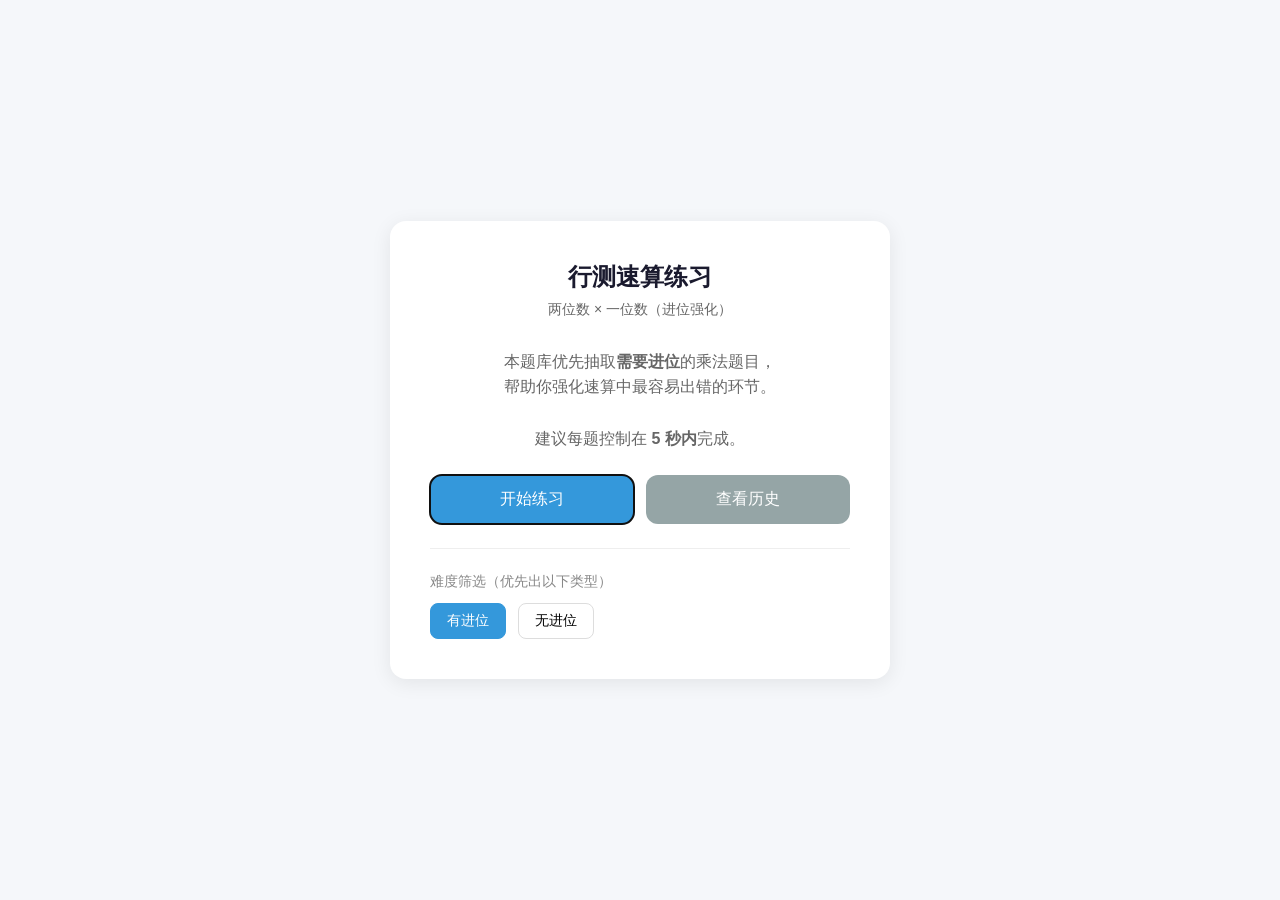
<file: index.html>
<!DOCTYPE html>
<html lang="zh-CN">
<head>
    <meta charset="UTF-8">
    <meta name="viewport" content="width=device-width, initial-scale=1.0">
    <title>行测速算练习 - 两位数乘一位数</title>
    <style>
        * {
            margin: 0;
            padding: 0;
            box-sizing: border-box;
        }

        body {
            font-family: -apple-system, BlinkMacSystemFont, "Segoe UI", Roboto, "Helvetica Neue", Arial, sans-serif;
            background: #f5f7fa;
            min-height: 100vh;
            display: flex;
            justify-content: center;
            align-items: center;
            padding: 20px;
        }

        .container {
            background: white;
            border-radius: 16px;
            box-shadow: 0 4px 20px rgba(0,0,0,0.08);
            padding: 40px;
            width: 100%;
            max-width: 500px;
        }

        h1 {
            text-align: center;
            color: #1a1a2e;
            margin-bottom: 8px;
            font-size: 24px;
        }

        .subtitle {
            text-align: center;
            color: #666;
            font-size: 14px;
            margin-bottom: 30px;
        }

        .stats {
            display: flex;
            justify-content: space-around;
            margin-bottom: 30px;
            padding: 16px;
            background: #f8f9fa;
            border-radius: 12px;
        }

        .stat-item {
            text-align: center;
        }

        .stat-value {
            font-size: 24px;
            font-weight: bold;
            color: #1a1a2e;
        }

        .stat-label {
            font-size: 12px;
            color: #888;
            margin-top: 4px;
        }

        .stat-value.accuracy {
            color: #27ae60;
        }

        .stat-value.time {
            color: #e74c3c;
        }

        .problem-area {
            text-align: center;
            margin-bottom: 30px;
        }

        .problem {
            font-size: 56px;
            font-weight: bold;
            color: #1a1a2e;
            letter-spacing: 4px;
            margin-bottom: 20px;
            font-variant-numeric: tabular-nums;
        }

        .answer-input {
            width: 180px;
            font-size: 36px;
            text-align: center;
            padding: 12px;
            border: 2px solid #e0e0e0;
            border-radius: 12px;
            outline: none;
            transition: border-color 0.3s;
            font-variant-numeric: tabular-nums;
        }

        .answer-input:focus {
            border-color: #3498db;
        }

        .answer-input.correct {
            border-color: #27ae60;
            background: #e8f8f0;
        }

        .answer-input.wrong {
            border-color: #e74c3c;
            background: #fdf0f0;
        }

        .btn {
            display: block;
            width: 100%;
            padding: 14px;
            font-size: 16px;
            border: none;
            border-radius: 12px;
            cursor: pointer;
            transition: all 0.3s;
            margin-top: 16px;
        }

        .btn-primary {
            background: #3498db;
            color: white;
        }

        .btn-primary:hover {
            background: #2980b9;
        }

        .btn-secondary {
            background: #95a5a6;
            color: white;
        }

        .btn-secondary:hover {
            background: #7f8c8d;
        }

        .feedback {
            text-align: center;
            margin-top: 16px;
            font-size: 16px;
            min-height: 24px;
            font-weight: 500;
        }

        .feedback.correct {
            color: #27ae60;
        }

        .feedback.wrong {
            color: #e74c3c;
        }

        .settings {
            margin-top: 24px;
            padding-top: 24px;
            border-top: 1px solid #eee;
        }

        .settings-title {
            font-size: 14px;
            color: #888;
            margin-bottom: 12px;
        }

        .toggle-group {
            display: flex;
            gap: 12px;
            flex-wrap: wrap;
        }

        .toggle-btn {
            padding: 8px 16px;
            border: 1px solid #ddd;
            background: white;
            border-radius: 8px;
            cursor: pointer;
            font-size: 14px;
            transition: all 0.2s;
        }

        .toggle-btn.active {
            background: #3498db;
            color: white;
            border-color: #3498db;
        }

        .history {
            margin-top: 24px;
            max-height: 150px;
            overflow-y: auto;
        }

        .history-item {
            display: flex;
            justify-content: space-between;
            padding: 8px 12px;
            font-size: 14px;
            border-radius: 8px;
            margin-bottom: 4px;
        }

        .history-item.correct {
            background: #e8f8f0;
            color: #27ae60;
        }

        .history-item.wrong {
            background: #fdf0f0;
            color: #e74c3c;
        }

        .history-screen .session-list {
            max-height: 400px;
            overflow-y: auto;
        }

        .session-card {
            background: #f8f9fa;
            border-radius: 12px;
            padding: 16px;
            margin-bottom: 12px;
            cursor: pointer;
            transition: background 0.2s;
        }

        .session-card:hover {
            background: #eef1f5;
        }

        .session-header {
            display: flex;
            justify-content: space-between;
            align-items: center;
            margin-bottom: 8px;
        }

        .session-date {
            font-size: 14px;
            font-weight: 600;
            color: #1a1a2e;
        }

        .session-summary {
            display: flex;
            gap: 16px;
            font-size: 13px;
            color: #666;
        }

        .session-summary span {
            display: flex;
            align-items: center;
            gap: 4px;
        }

        .session-details {
            margin-top: 12px;
            padding-top: 12px;
            border-top: 1px solid #e0e0e0;
            display: none;
        }

        .session-details.expanded {
            display: block;
        }

        .detail-grid {
            display: grid;
            grid-template-columns: repeat(2, 1fr);
            gap: 6px;
            font-size: 13px;
        }

        .detail-item {
            padding: 6px 10px;
            border-radius: 6px;
            background: white;
        }

        .detail-item.correct {
            color: #27ae60;
        }

        .detail-item.wrong {
            color: #e74c3c;
        }

        .btn-group {
            display: flex;
            gap: 12px;
        }

        .btn-group .btn {
            flex: 1;
            margin-top: 0;
        }

        .btn-danger {
            background: #e74c3c;
            color: white;
        }

        .btn-danger:hover {
            background: #c0392b;
        }

        .empty-state {
            text-align: center;
            color: #999;
            padding: 40px 20px;
            font-size: 14px;
        }

        .overall-stats {
            display: grid;
            grid-template-columns: repeat(3, 1fr);
            gap: 12px;
            margin-bottom: 24px;
        }

        .overall-stat {
            background: #f8f9fa;
            padding: 16px;
            border-radius: 12px;
            text-align: center;
        }

        .overall-stat-value {
            font-size: 22px;
            font-weight: bold;
            color: #1a1a2e;
        }

        .overall-stat-label {
            font-size: 12px;
            color: #888;
            margin-top: 4px;
        }

        .hidden {
            display: none;
        }

        .start-screen {
            text-align: center;
        }

        .start-screen p {
            color: #666;
            margin-bottom: 24px;
            line-height: 1.6;
        }

        .timer-bar {
            width: 100%;
            height: 4px;
            background: #eee;
            border-radius: 2px;
            margin-bottom: 20px;
            overflow: hidden;
        }

        .timer-bar-inner {
            height: 100%;
            background: #3498db;
            transition: width 1s linear;
        }

        @keyframes shake {
            0%, 100% { transform: translateX(0); }
            25% { transform: translateX(-10px); }
            75% { transform: translateX(10px); }
        }

        .shake {
            animation: shake 0.3s ease;
        }
    </style>
</head>
<body>
    <div class="container">
        <h1>行测速算练习</h1>
        <p class="subtitle">两位数 × 一位数（进位强化）</p>

        <!-- 开始界面 -->
        <div id="startScreen" class="start-screen">
            <p>
                本题库优先抽取<strong>需要进位</strong>的乘法题目，<br>
                帮助你强化速算中最容易出错的环节。<br><br>
                建议每题控制在 <strong>5 秒内</strong>完成。
            </p>
            <div class="btn-group">
                <button class="btn btn-primary" onclick="app.start()">开始练习</button>
                <button class="btn btn-secondary" onclick="app.showHistory()">查看历史</button>
            </div>
        </div>

        <!-- 历史界面 -->
        <div id="historyScreen" class="history-screen hidden">
            <div style="display:flex; justify-content:space-between; align-items:center; margin-bottom:20px;">
                <h2 style="font-size:18px; color:#1a1a2e;">练习历史</h2>
                <button class="btn btn-secondary" style="width:auto; padding:8px 16px; margin-top:0; font-size:13px;" onclick="app.backToStart()">返回</button>
            </div>

            <div id="overallStats" class="overall-stats"></div>

            <div class="settings-title">历次练习记录</div>
            <div id="sessionList" class="session-list"></div>

            <button class="btn btn-danger" style="margin-top:16px;" onclick="app.clearAllHistory()">清空所有历史</button>
        </div>

        <!-- 练习界面 -->
        <div id="gameScreen" class="hidden">
            <div class="stats">
                <div class="stat-item">
                    <div class="stat-value" id="statCount">0</div>
                    <div class="stat-label">已答</div>
                </div>
                <div class="stat-item">
                    <div class="stat-value accuracy" id="statAccuracy">--</div>
                    <div class="stat-label">正确率</div>
                </div>
                <div class="stat-item">
                    <div class="stat-value time" id="statTime">0s</div>
                    <div class="stat-label">本题用时</div>
                </div>
            </div>

            <div class="problem-area">
                <div class="problem" id="problem">-- × -</div>
                <input 
                    type="number" 
                    class="answer-input" 
                    id="answerInput" 
                    placeholder="?" 
                    autocomplete="off"
                >
            </div>

            <div class="feedback" id="feedback"></div>

            <button class="btn btn-secondary" onclick="app.end()">结束练习</button>

            <div class="history" id="history"></div>
        </div>

        <!-- 设置 -->
        <div class="settings">
            <div class="settings-title">难度筛选（优先出以下类型）</div>
            <div class="toggle-group">
                <button class="toggle-btn active" onclick="app.toggleSetting(this, 'carry')">有进位</button>
                <button class="toggle-btn" onclick="app.toggleSetting(this, 'nocarry')">无进位</button>
            </div>
        </div>
    </div>

    <script>
        const STORAGE_KEY = 'speed_math_history';

        const app = {
            currentProblem: null,
            stats: { total: 0, correct: 0 },
            startTime: 0,
            timerInterval: null,
            settings: { carry: true, nocarry: false },
            history: [],
            currentSession: null,

            start() {
                document.getElementById('startScreen').classList.add('hidden');
                document.getElementById('historyScreen').classList.add('hidden');
                document.getElementById('gameScreen').classList.remove('hidden');
                this.stats = { total: 0, correct: 0 };
                this.history = [];
                this.currentSession = {
                    id: Date.now(),
                    date: new Date().toISOString(),
                    items: [],
                    settings: { ...this.settings }
                };
                this.updateStats();
                this.nextProblem();

                document.getElementById('answerInput').addEventListener('keypress', (e) => {
                    if (e.key === 'Enter') this.submit();
                });
                document.getElementById('answerInput').focus();
            },

            end() {
                this.saveCurrentSession();
                document.getElementById('gameScreen').classList.add('hidden');
                document.getElementById('startScreen').classList.remove('hidden');
                clearInterval(this.timerInterval);
                this.currentSession = null;
            },

            saveCurrentSession() {
                if (!this.currentSession || this.currentSession.items.length === 0) return;
                const sessions = this.loadSessions();
                sessions.unshift(this.currentSession);
                localStorage.setItem(STORAGE_KEY, JSON.stringify(sessions.slice(0, 100)));
            },

            loadSessions() {
                try {
                    return JSON.parse(localStorage.getItem(STORAGE_KEY)) || [];
                } catch {
                    return [];
                }
            },

            showHistory() {
                document.getElementById('startScreen').classList.add('hidden');
                document.getElementById('historyScreen').classList.remove('hidden');
                this.renderSessionList();
            },

            backToStart() {
                document.getElementById('historyScreen').classList.add('hidden');
                document.getElementById('startScreen').classList.remove('hidden');
            },

            renderSessionList() {
                const sessions = this.loadSessions();
                const container = document.getElementById('sessionList');
                const statsContainer = document.getElementById('overallStats');

                if (sessions.length === 0) {
                    container.innerHTML = '<div class="empty-state">暂无练习记录<br>快开始你的第一次练习吧</div>';
                    statsContainer.innerHTML = '';
                    return;
                }

                // 汇总统计
                const totalProblems = sessions.reduce((sum, s) => sum + s.items.length, 0);
                const totalCorrect = sessions.reduce((sum, s) => sum + s.items.filter(i => i.correct).length, 0);
                const totalTime = sessions.reduce((sum, s) => sum + s.items.reduce((t, i) => t + i.time, 0), 0);
                const avgTime = totalProblems > 0 ? (totalTime / totalProblems).toFixed(1) : 0;

                statsContainer.innerHTML = `
                    <div class="overall-stat">
                        <div class="overall-stat-value">${sessions.length}</div>
                        <div class="overall-stat-label">练习次数</div>
                    </div>
                    <div class="overall-stat">
                        <div class="overall-stat-value">${totalProblems}</div>
                        <div class="overall-stat-label">总题数</div>
                    </div>
                    <div class="overall-stat">
                        <div class="overall-stat-value">${avgTime}s</div>
                        <div class="overall-stat-label">平均用时</div>
                    </div>
                `;

                container.innerHTML = sessions.map((session, idx) => {
                    const date = new Date(session.date);
                    const dateStr = `${date.getMonth() + 1}月${date.getDate()}日 ${String(date.getHours()).padStart(2, '0')}:${String(date.getMinutes()).padStart(2, '0')}`;
                    const correctCount = session.items.filter(i => i.correct).length;
                    const accuracy = Math.round(correctCount / session.items.length * 100);
                    const avgTime = (session.items.reduce((s, i) => s + i.time, 0) / session.items.length).toFixed(1);

                    return `
                        <div class="session-card" onclick="app.toggleSessionDetails(${idx})">
                            <div class="session-header">
                                <div class="session-date">${dateStr}</div>
                                <div style="font-size:13px; color:${accuracy >= 90 ? '#27ae60' : accuracy >= 70 ? '#f39c12' : '#e74c3c'}; font-weight:600;">${accuracy}% 正确率</div>
                            </div>
                            <div class="session-summary">
                                <span>共 ${session.items.length} 题</span>
                                <span>✓ ${correctCount} 题</span>
                                <span>平均 ${avgTime}s</span>
                            </div>
                            <div class="session-details" id="session-detail-${idx}">
                                <div class="detail-grid">
                                    ${session.items.map((item, i) => `
                                        <div class="detail-item ${item.correct ? 'correct' : 'wrong'}">
                                            ${item.problem} = ${item.answer} ${item.correct ? '✓' : `(✗ ${item.userAnswer})`} · ${item.time}s
                                        </div>
                                    `).join('')}
                                </div>
                            </div>
                        </div>
                    `;
                }).join('');
            },

            toggleSessionDetails(idx) {
                const el = document.getElementById(`session-detail-${idx}`);
                if (el) el.classList.toggle('expanded');
            },

            clearAllHistory() {
                if (!confirm('确定要清空所有练习历史吗？此操作不可恢复。')) return;
                localStorage.removeItem(STORAGE_KEY);
                this.renderSessionList();
            },

            toggleSetting(btn, type) {
                // 至少保留一个选中
                const active = btn.classList.contains('active');
                if (active && Object.values(this.settings).filter(v => v).length === 1) return;
                
                btn.classList.toggle('active');
                this.settings[type] = !active;
            },

            // 判断乘法是否有进位：两位数的个位数 × 一位数 > 10，需要向十位进位
            hasCarry(a, b) {
                return (a % 10) * b > 10;
            },

            generateProblem() {
                const preferCarry = this.settings.carry && !this.settings.nocarry;
                const preferNoCarry = !this.settings.carry && this.settings.nocarry;
                
                let problems = [];
                
                // 生成所有可能的组合
                for (let a = 10; a <= 99; a++) {
                    for (let b = 2; b <= 9; b++) {
                        const carry = this.hasCarry(a, b);
                        if (preferCarry && !carry) continue;
                        if (preferNoCarry && carry) continue;
                        problems.push({ a, b, answer: a * b, carry });
                    }
                }
                
                // 如果有进位优先设置，但题库不够，放宽条件
                if (problems.length === 0) {
                    for (let a = 10; a <= 99; a++) {
                        for (let b = 2; b <= 9; b++) {
                            problems.push({ a, b, answer: a * b, carry: this.hasCarry(a, b) });
                        }
                    }
                }
                
                return problems[Math.floor(Math.random() * problems.length)];
            },

            nextProblem() {
                this.currentProblem = this.generateProblem();
                document.getElementById('problem').textContent = 
                    `${this.currentProblem.a} × ${this.currentProblem.b}`;
                
                const input = document.getElementById('answerInput');
                input.value = '';
                input.className = 'answer-input';
                input.focus();
                
                document.getElementById('feedback').textContent = '';
                
                this.startTime = Date.now();
                clearInterval(this.timerInterval);
                this.timerInterval = setInterval(() => {
                    const elapsed = Math.floor((Date.now() - this.startTime) / 1000);
                    document.getElementById('statTime').textContent = elapsed + 's';
                }, 1000);
            },

            submit() {
                const input = document.getElementById('answerInput');
                const userAnswer = parseInt(input.value);

                if (isNaN(userAnswer)) return;

                clearInterval(this.timerInterval);

                const correct = userAnswer === this.currentProblem.answer;
                const time = Math.floor((Date.now() - this.startTime) / 1000);

                this.stats.total++;
                if (correct) this.stats.correct++;

                // 显示结果
                input.className = 'answer-input ' + (correct ? 'correct' : 'wrong');
                const feedback = document.getElementById('feedback');
                feedback.className = 'feedback ' + (correct ? 'correct' : 'wrong');

                if (correct) {
                    feedback.textContent = '✓ 正确';
                } else {
                    feedback.textContent = `✗ 正确答案：${this.currentProblem.answer}`;
                    input.classList.add('shake');
                    setTimeout(() => input.classList.remove('shake'), 300);
                }

                // 记录历史
                const record = {
                    problem: `${this.currentProblem.a} × ${this.currentProblem.b}`,
                    userAnswer,
                    correct,
                    answer: this.currentProblem.answer,
                    time
                };
                this.history.unshift(record);
                if (this.currentSession) {
                    this.currentSession.items.push(record);
                }
                this.renderHistory();
                this.updateStats();

                // 自动下一题
                setTimeout(() => this.nextProblem(), correct ? 800 : 1500);
            },

            updateStats() {
                document.getElementById('statCount').textContent = this.stats.total;
                const accuracy = this.stats.total > 0 
                    ? Math.round(this.stats.correct / this.stats.total * 100) + '%'
                    : '--';
                document.getElementById('statAccuracy').textContent = accuracy;
            },

            renderHistory() {
                const container = document.getElementById('history');
                container.innerHTML = this.history.slice(0, 5).map(h => `
                    <div class="history-item ${h.correct ? 'correct' : 'wrong'}">
                        <span>${h.problem} = ${h.answer}</span>
                        <span>${h.correct ? '✓' : `✗ 你答${h.userAnswer}`} · ${h.time}s</span>
                    </div>
                `).join('');
            }
        };

        // 页面加载时聚焦开始按钮
        document.querySelector('.btn-primary').focus();
    </script>
</body>
</html>
</file>
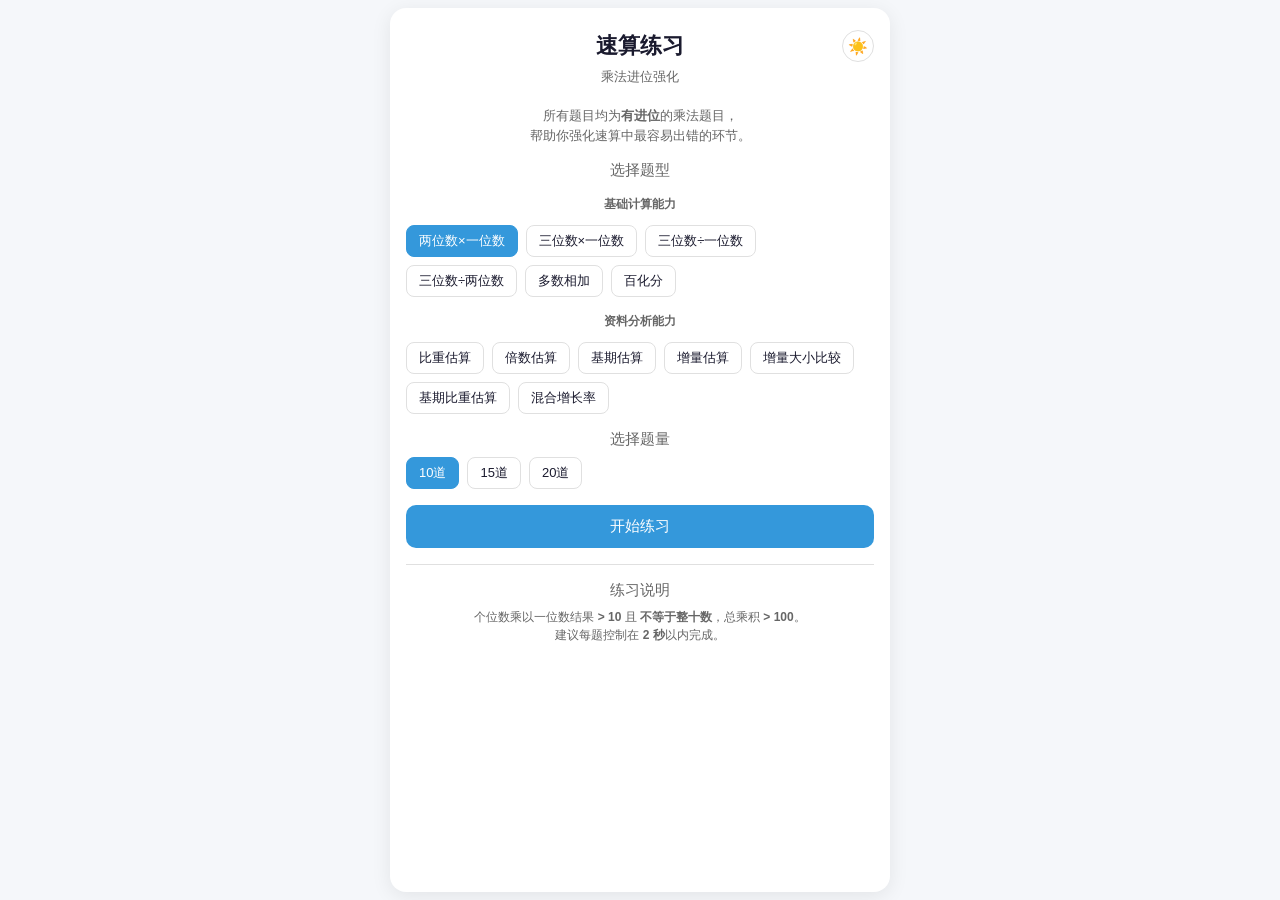
<file: cal.html>
<!DOCTYPE html>
<html lang="zh-CN" data-theme="light">
<head>
    <meta charset="UTF-8">
    <meta name="viewport" content="width=device-width, initial-scale=1.0, maximum-scale=1.0, minimum-scale=1.0, user-scalable=no">
    <title>速算练习</title>
    <link rel="stylesheet" href="style.css">
</head>
<body> 
    <div class="container">
        <div class="scrollable" id="mainContent">
            <div class="header-row" id="headerRow">
                <button class="back-btn hidden" id="backBtn" onclick="app.backToStart()" title="返回">←</button>
                <h1 id="pageTitle">速算练习</h1>
                <button class="theme-toggle" id="themeBtn" onclick="app.toggleTheme()" title="切换主题">☀️</button>
            </div>
            <p class="subtitle" id="subtitleText">乘法进位强化</p>

            <!-- 开始界面 -->
            <div id="startScreen" class="start-screen">
                <p id="startDesc">
                    所有题目均为<strong>有进位</strong>的乘法题目，<br>
                    帮助你强化速算中最容易出错的环节。
                </p>

                <div class="settings" style="margin-top:0; padding-top:0; border-top:none; margin-bottom:16px;">
                    <div class="settings-title">选择题型</div>
                    <div class="toggle-group" id="modeGroup">
                        <div class="mode-section-title">基础计算能力</div>
                        <button class="toggle-btn active" onclick="app.selectMode(this, 'two')">两位数×一位数</button>
                        <button class="toggle-btn" onclick="app.selectMode(this, 'three')">三位数×一位数</button>
                        <button class="toggle-btn" onclick="app.selectMode(this, 'div1')">三位数÷一位数</button>
                        <button class="toggle-btn" onclick="app.selectMode(this, 'div2')">三位数÷两位数</button>
                        <button class="toggle-btn" onclick="app.selectMode(this, 'sum')">多数相加</button>
                        <button class="toggle-btn" onclick="app.selectMode(this, 'pctConvert')">百化分</button>
                        <div class="mode-section-title">资料分析能力</div>
                        <button class="toggle-btn" onclick="app.selectMode(this, 'ratio')">比重估算</button>
                        <button class="toggle-btn" onclick="app.selectMode(this, 'multiple')">倍数估算</button>
                        <button class="toggle-btn" onclick="app.selectMode(this, 'basePeriod')">基期估算</button>
                        <button class="toggle-btn" onclick="app.selectMode(this, 'increment')">增量估算</button>
                        <button class="toggle-btn" onclick="app.selectMode(this, 'incrementCompare')">增量大小比较</button>
                        <button class="toggle-btn" onclick="app.selectMode(this, 'baseRatio')">基期比重估算</button>
                        <button class="toggle-btn" onclick="app.selectMode(this, 'mixedGrowth')">混合增长率</button>
                    </div>
                </div>

                <div class="settings" style="margin-top:0; padding-top:0; border-top:none; margin-bottom:16px;">
                    <div class="settings-title">选择题量</div>
                    <div class="toggle-group" id="questionCountGroup">
                        <button class="toggle-btn active" onclick="app.selectCount(this, 10)">10道</button>
                        <button class="toggle-btn" onclick="app.selectCount(this, 15)">15道</button>
                        <button class="toggle-btn" onclick="app.selectCount(this, 20)">20道</button>
                    </div>
                </div>

                <div class="btn-group">
                    <button class="btn btn-primary" onclick="app.start()">开始练习</button>
                </div>

                <div class="settings" id="globalSettings">
                    <div class="settings-title">练习说明</div>
                    <p style="font-size:12px; color:var(--text-secondary); line-height:1.5;" id="modeDesc">
                        个位数乘以一位数结果 <strong>&gt; 10</strong> 且 <strong>不等于整十数</strong>，总乘积 <strong>&gt; 100</strong>。<br>
                        建议每题控制在 <strong>2 秒</strong>以内完成。
                    </p>
                </div>
            </div>

            <!-- 练习界面 -->
            <div id="gameScreen" class="hidden">
                <div class="stats">
                    <div class="stat-item">
                        <div class="stat-value" id="statCount">0/10</div>
                        <div class="stat-label">进度</div>
                    </div>
                    <div class="stat-item">
                        <div class="stat-value accuracy" id="statAccuracy">--</div>
                        <div class="stat-label">正确率</div>
                    </div>
                    <div class="stat-item">
                        <div class="stat-value time" id="statTotalTime">0.0s</div>
                        <div class="stat-label">总用时</div>
                    </div>
                </div>

                <div class="problem-area">
                    <div class="problem" id="problem">-- × -</div>
                    <div class="answer-row">
                        <input
                            type="text"
                            class="answer-input"
                            id="answerInput"
                            placeholder="?"
                            autocomplete="off"
                            inputmode="numeric"
                            readonly
                        >
                        <span class="percent-suffix hidden" id="percentSuffix">%</span>
                        <button class="handwriting-btn" onclick="app.openHandwriting()" title="手写">✎</button>
                    </div>
                </div>

                <div class="feedback" id="feedback"></div>

                <div class="compare-buttons hidden" id="compareButtons">
                    <button class="compare-btn func" onclick="app.restart()" title="重开">↺</button>
                    <button class="compare-btn" onclick="app.selectCompare('>')">A > B</button>
                    <button class="compare-btn" onclick="app.selectCompare('<')">A < B</button>
                </div>
            </div>

            <!-- 结果界面 -->
            <div id="resultScreen" class="result-screen hidden">
                <div class="result-header">
                    <p style="color:var(--text-secondary); font-size:13px;" id="resultSummary"></p>
                </div>
                <button class="handwriting-btn floating-hw-btn" id="floatingHwBtn" onclick="app.openHandwriting()" title="手写">✎</button>

                <div class="result-summary">
                    <div class="stat-item">
                        <div class="stat-value" id="resultCorrect">0</div>
                        <div class="stat-label">正确</div>
                    </div>
                    <div class="stat-item">
                        <div class="stat-value" id="resultWrong">0</div>
                        <div class="stat-label">错误</div>
                    </div>
                    <div class="stat-item">
                        <div class="stat-value time" id="resultTotalTimeResult">0.0s</div>
                        <div class="stat-label">总用时</div>
                    </div>
                    <div class="stat-item">
                        <div class="stat-value accuracy" id="resultAccuracy">0%</div>
                        <div class="stat-label">正确率</div>
                    </div>
                </div>

                <table class="result-table">
                    <thead>
                        <tr>
                            <th>序号</th>
                            <th>题目</th>
                            <th>正确答案</th>
                            <th>你的答案</th>
                            <th>用时</th>
                            <th>结果</th>
                        </tr>
                    </thead>
                    <tbody id="resultTableBody"></tbody>
                </table>

                <div class="btn-group">
                    <button class="btn btn-primary" onclick="app.start()">再来一次</button>
                    <button class="btn btn-secondary" onclick="app.backToStart()">返回首页</button>
                </div>
            </div>
        </div>

        <!-- 数字键盘 -->
        <div class="keyboard-wrapper hidden" id="keyboardWrapper">
            <div class="drag-handle" id="dragHandle"></div>
            <div class="num-pad" id="numPad">
                <button class="num-btn" onclick="app.numInput('7')">7</button>
                <button class="num-btn" onclick="app.numInput('8')">8</button>
                <button class="num-btn" onclick="app.numInput('9')">9</button>
                <button class="num-btn func" onclick="app.restart()" title="重开">↺</button>
                <button class="num-btn" onclick="app.numInput('4')">4</button>
                <button class="num-btn" onclick="app.numInput('5')">5</button>
                <button class="num-btn" onclick="app.numInput('6')">6</button>
                <button class="num-btn func" onclick="app.numClear()">C</button>
                <button class="num-btn" onclick="app.numInput('1')">1</button>
                <button class="num-btn" onclick="app.numInput('2')">2</button>
                <button class="num-btn" onclick="app.numInput('3')">3</button>
                <button class="num-btn func" onclick="app.numBackspace()">←</button>
                <button class="num-btn" onclick="app.numToggleSign()">±</button>
                <button class="num-btn" onclick="app.numInput('0')">0</button>
                <button class="num-btn" onclick="app.numDot()">.</button>
                <button class="num-btn submit-btn" onclick="app.submit()">提交</button>
            </div>
        </div>
    </div>

    <!-- 手写涂鸦层 -->
    <div class="handwriting-overlay" id="handwritingOverlay">
        <canvas class="handwriting-canvas" id="handwritingCanvas"></canvas>
        <div class="handwriting-toolbar">
            <button class="hw-tool-btn" onclick="app.hwClear()" title="清空">🗑️</button>
            <button class="hw-tool-btn" onclick="app.hwUndo()" title="撤销">↩️</button>
            <button class="hw-tool-btn" onclick="app.hwClose()" title="退出">✕</button>
        </div>
    </div>

    <!-- 增量大小比较难度弹窗 -->
    <div class="modal-overlay" id="compareModal">
        <div class="modal">
            <h3>选择难度</h3>
            <p style="font-size:12px;color:var(--text-secondary);margin-bottom:12px;">差距越小，难度越高</p>
            <div class="settings" style="margin-top:0;padding-top:0;border-top:none;">
                <div class="settings-title">增量差距范围</div>
                <div class="toggle-group" id="compareThresholdGroup">
                    <button class="toggle-btn" onclick="app.selectCompareThreshold(this, 2)">1-2%</button>
                    <button class="toggle-btn" onclick="app.selectCompareThreshold(this, 3)">2-3%</button>
                    <button class="toggle-btn" onclick="app.selectCompareThreshold(this, 4)">3-4%</button>
                    <button class="toggle-btn" onclick="app.selectCompareThreshold(this, 5)">4-5%</button>
                    <button class="toggle-btn active" onclick="app.selectCompareThreshold(this, 6)">5-6%</button>
                    <button class="toggle-btn" onclick="app.selectCompareThreshold(this, 7)">6-7%</button>
                    <button class="toggle-btn" onclick="app.selectCompareThreshold(this, 8)">7-8%</button>
                    <button class="toggle-btn" onclick="app.selectCompareThreshold(this, 9)">8-9%</button>
                    <button class="toggle-btn" onclick="app.selectCompareThreshold(this, 10)">9-10%</button>
                </div>
            </div>
            <div class="btn-group">
                <button class="btn btn-primary" onclick="app.confirmCompareSettings()">确认</button>
                <button class="btn btn-secondary" onclick="app.closeCompareModal()">取消</button>
            </div>
        </div>
    </div>

    <!-- 多数相加设置弹窗 -->
    <div class="modal-overlay" id="sumModal">
        <div class="modal">
            <h3>多数相加设置</h3>
            <div class="settings">
                <div class="settings-title">几个数相加</div>
                <div class="toggle-group" id="sumCountGroup">
                    <button class="toggle-btn active" onclick="app.selectSumCount(this, 3)">3个</button>
                    <button class="toggle-btn" onclick="app.selectSumCount(this, 4)">4个</button>
                    <button class="toggle-btn" onclick="app.selectSumCount(this, 5)">5个</button>
                    <button class="toggle-btn" onclick="app.selectSumCount(this, 6)">6个</button>
                </div>
            </div>
            <div class="settings">
                <div class="settings-title">几位数</div>
                <div class="toggle-group" id="sumDigitsGroup">
                    <button class="toggle-btn active" onclick="app.selectSumDigits(this, 2)">2位</button>
                    <button class="toggle-btn" onclick="app.selectSumDigits(this, 3)">3位</button>
                    <button class="toggle-btn" onclick="app.selectSumDigits(this, 4)">4位</button>
                    <button class="toggle-btn" onclick="app.selectSumDigits(this, 5)">5位</button>
                </div>
            </div>
            <div class="btn-group">
                <button class="btn btn-primary" onclick="app.confirmSumSettings()">确认</button>
                <button class="btn btn-secondary" onclick="app.closeSumModal()">取消</button>
            </div>
        </div>
    </div>

    <script src="app.js"></script>
</body>
</html>
</file>
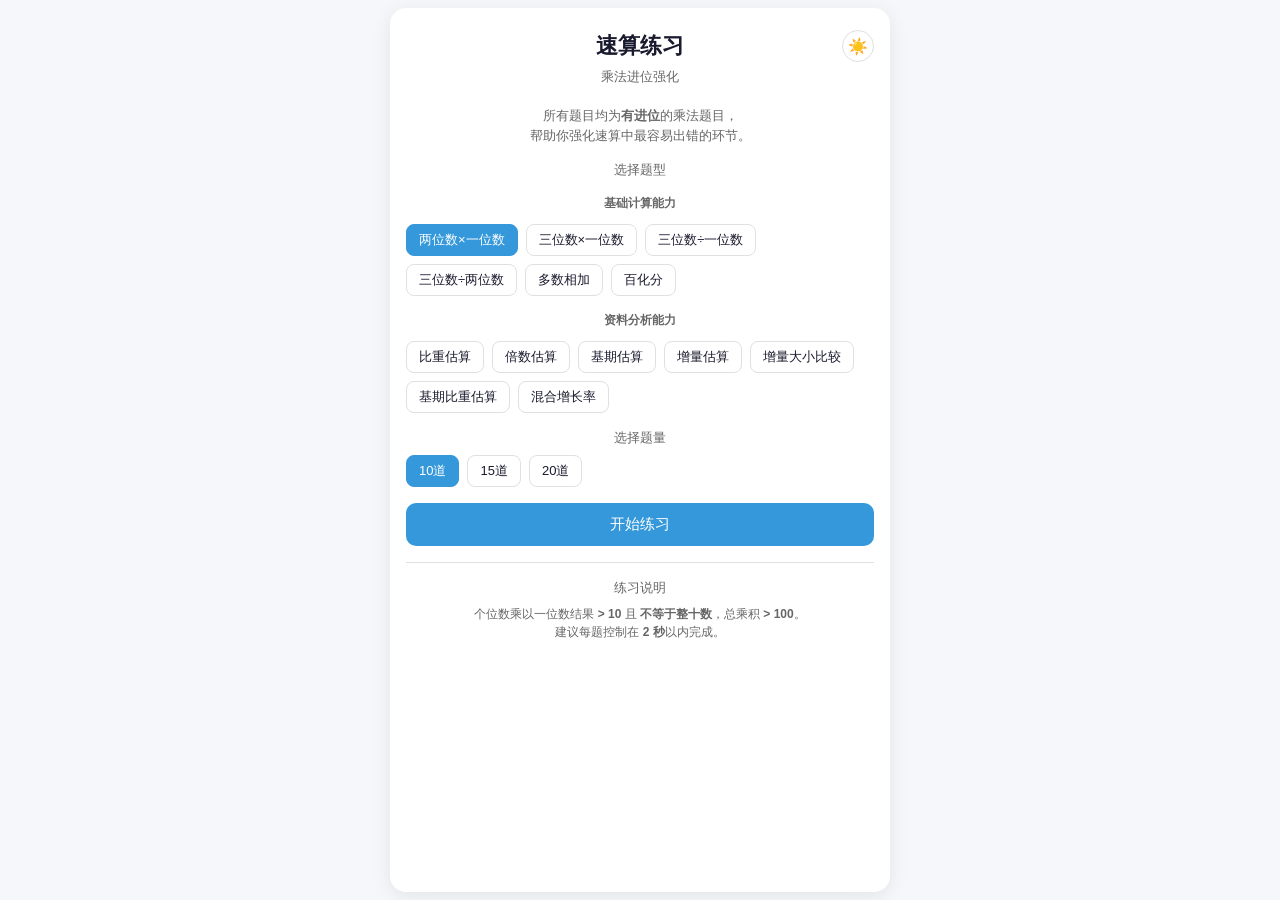
<file: 2026-04/cal.html>
<!DOCTYPE html>
<html lang="zh-CN" data-theme="light">
<head>
    <meta charset="UTF-8">
    <meta name="viewport" content="width=device-width, initial-scale=1.0, maximum-scale=1.0, minimum-scale=1.0, user-scalable=no">
    <title>速算练习</title>
    <link rel="stylesheet" href="style.css">
</head>
<body> 
    <div class="container">
        <div class="scrollable" id="mainContent">
            <div class="header-row" id="headerRow">
                <button class="back-btn hidden" id="backBtn" onclick="app.backToStart()" title="返回">←</button>
                <h1 id="pageTitle">速算练习</h1>
                <button class="theme-toggle" id="themeBtn" onclick="app.toggleTheme()" title="切换主题">☀️</button>
            </div>
            <p class="subtitle" id="subtitleText">乘法进位强化</p>

            <!-- 开始界面 -->
            <div id="startScreen" class="start-screen">
                <p id="startDesc">
                    所有题目均为<strong>有进位</strong>的乘法题目，<br>
                    帮助你强化速算中最容易出错的环节。
                </p>

                <div class="settings" style="margin-top:0; padding-top:0; border-top:none; margin-bottom:16px;">
                    <div class="settings-title">选择题型</div>
                    <div class="toggle-group" id="modeGroup">
                        <div class="mode-section-title">基础计算能力</div>
                        <button class="toggle-btn active" onclick="app.selectMode(this, 'two')">两位数×一位数</button>
                        <button class="toggle-btn" onclick="app.selectMode(this, 'three')">三位数×一位数</button>
                        <button class="toggle-btn" onclick="app.selectMode(this, 'div1')">三位数÷一位数</button>
                        <button class="toggle-btn" onclick="app.selectMode(this, 'div2')">三位数÷两位数</button>
                        <button class="toggle-btn" onclick="app.selectMode(this, 'sum')">多数相加</button>
                        <button class="toggle-btn" onclick="app.selectMode(this, 'pctConvert')">百化分</button>
                        <div class="mode-section-title">资料分析能力</div>
                        <button class="toggle-btn" onclick="app.selectMode(this, 'ratio')">比重估算</button>
                        <button class="toggle-btn" onclick="app.selectMode(this, 'multiple')">倍数估算</button>
                        <button class="toggle-btn" onclick="app.selectMode(this, 'basePeriod')">基期估算</button>
                        <button class="toggle-btn" onclick="app.selectMode(this, 'increment')">增量估算</button>
                        <button class="toggle-btn" onclick="app.selectMode(this, 'incrementCompare')">增量大小比较</button>
                        <button class="toggle-btn" onclick="app.selectMode(this, 'baseRatio')">基期比重估算</button>
                        <button class="toggle-btn" onclick="app.selectMode(this, 'mixedGrowth')">混合增长率</button>
                    </div>
                </div>

                <div class="settings" style="margin-top:0; padding-top:0; border-top:none; margin-bottom:16px;">
                    <div class="settings-title">选择题量</div>
                    <div class="toggle-group" id="questionCountGroup">
                        <button class="toggle-btn active" onclick="app.selectCount(this, 10)">10道</button>
                        <button class="toggle-btn" onclick="app.selectCount(this, 15)">15道</button>
                        <button class="toggle-btn" onclick="app.selectCount(this, 20)">20道</button>
                    </div>
                </div>

                <div class="btn-group">
                    <button class="btn btn-primary" onclick="app.start()">开始练习</button>
                </div>

                <div class="settings" id="globalSettings">
                    <div class="settings-title">练习说明</div>
                    <p style="font-size:12px; color:var(--text-secondary); line-height:1.5;" id="modeDesc">
                        个位数乘以一位数结果 <strong>&gt; 10</strong> 且 <strong>不等于整十数</strong>，总乘积 <strong>&gt; 100</strong>。<br>
                        建议每题控制在 <strong>2 秒</strong>以内完成。
                    </p>
                </div>
            </div>

            <!-- 练习界面 -->
            <div id="gameScreen" class="hidden">
                <div class="stats">
                    <div class="stat-item">
                        <div class="stat-value" id="statCount">0/10</div>
                        <div class="stat-label">进度</div>
                    </div>
                    <div class="stat-item">
                        <div class="stat-value accuracy" id="statAccuracy">--</div>
                        <div class="stat-label">正确率</div>
                    </div>
                    <div class="stat-item">
                        <div class="stat-value time" id="statTotalTime">0.0s</div>
                        <div class="stat-label">总用时</div>
                    </div>
                </div>

                <div class="problem-area">
                    <div class="problem" id="problem">-- × -</div>
                    <div class="answer-row">
                        <input
                            type="text"
                            class="answer-input"
                            id="answerInput"
                            placeholder="?"
                            autocomplete="off"
                            inputmode="numeric"
                            readonly
                        >
                        <span class="percent-suffix hidden" id="percentSuffix">%</span>
                        <button class="handwriting-btn" onclick="app.openHandwriting()" title="手写">✎</button>
                    </div>
                </div>

                <div class="feedback" id="feedback"></div>

                <div class="compare-buttons hidden" id="compareButtons">
                    <button class="compare-btn func" onclick="app.restart()" title="重开">↺</button>
                    <button class="compare-btn" onclick="app.selectCompare('>')">A > B</button>
                    <button class="compare-btn" onclick="app.selectCompare('<')">A < B</button>
                </div>
            </div>

            <!-- 结果界面 -->
            <div id="resultScreen" class="result-screen hidden">
                <div class="result-header">
                    <h2>练习完成</h2>
                    <p style="color:var(--text-secondary); font-size:13px;" id="resultSummary"></p>
                    <button class="handwriting-btn result-hw-btn" onclick="app.openHandwriting()" title="手写">✎</button>
                </div>

                <div class="result-summary">
                    <div class="stat-item">
                        <div class="stat-value" id="resultCorrect">0</div>
                        <div class="stat-label">正确</div>
                    </div>
                    <div class="stat-item">
                        <div class="stat-value" id="resultWrong">0</div>
                        <div class="stat-label">错误</div>
                    </div>
                    <div class="stat-item">
                        <div class="stat-value time" id="resultTotalTimeResult">0.0s</div>
                        <div class="stat-label">总用时</div>
                    </div>
                    <div class="stat-item">
                        <div class="stat-value accuracy" id="resultAccuracy">0%</div>
                        <div class="stat-label">正确率</div>
                    </div>
                </div>

                <table class="result-table">
                    <thead>
                        <tr>
                            <th>序号</th>
                            <th>题目</th>
                            <th>正确答案</th>
                            <th>你的答案</th>
                            <th>用时</th>
                            <th>结果</th>
                        </tr>
                    </thead>
                    <tbody id="resultTableBody"></tbody>
                </table>

                <div class="btn-group">
                    <button class="btn btn-primary" onclick="app.start()">再来一次</button>
                    <button class="btn btn-secondary" onclick="app.backToStart()">返回首页</button>
                </div>
            </div>
        </div>

        <!-- 数字键盘 -->
        <div class="keyboard-wrapper hidden" id="keyboardWrapper">
            <div class="drag-handle" id="dragHandle"></div>
            <div class="num-pad" id="numPad">
                <button class="num-btn" onclick="app.numInput('7')">7</button>
                <button class="num-btn" onclick="app.numInput('8')">8</button>
                <button class="num-btn" onclick="app.numInput('9')">9</button>
                <button class="num-btn func" onclick="app.restart()" title="重开">↺</button>
                <button class="num-btn" onclick="app.numInput('4')">4</button>
                <button class="num-btn" onclick="app.numInput('5')">5</button>
                <button class="num-btn" onclick="app.numInput('6')">6</button>
                <button class="num-btn func" onclick="app.numClear()">C</button>
                <button class="num-btn" onclick="app.numInput('1')">1</button>
                <button class="num-btn" onclick="app.numInput('2')">2</button>
                <button class="num-btn" onclick="app.numInput('3')">3</button>
                <button class="num-btn func" onclick="app.numBackspace()">←</button>
                <button class="num-btn" onclick="app.numToggleSign()">±</button>
                <button class="num-btn" onclick="app.numInput('0')">0</button>
                <button class="num-btn" onclick="app.numDot()">.</button>
                <button class="num-btn submit-btn" onclick="app.submit()">提交</button>
            </div>
        </div>
    </div>

    <!-- 手写涂鸦层 -->
    <div class="handwriting-overlay" id="handwritingOverlay">
        <canvas class="handwriting-canvas" id="handwritingCanvas"></canvas>
        <div class="handwriting-toolbar">
            <button class="hw-tool-btn" onclick="app.hwClear()" title="清空">🗑️</button>
            <button class="hw-tool-btn" onclick="app.hwUndo()" title="撤销">↩️</button>
            <button class="hw-tool-btn" onclick="app.hwClose()" title="退出">✕</button>
        </div>
    </div>

    <!-- 增量大小比较难度弹窗 -->
    <div class="modal-overlay" id="compareModal">
        <div class="modal">
            <h3>选择难度</h3>
            <p style="font-size:12px;color:var(--text-secondary);margin-bottom:12px;">差距越小，难度越高</p>
            <div class="settings" style="margin-top:0;padding-top:0;border-top:none;">
                <div class="settings-title">增量差距范围</div>
                <div class="toggle-group" id="compareThresholdGroup">
                    <button class="toggle-btn" onclick="app.selectCompareThreshold(this, 2)">1-2%</button>
                    <button class="toggle-btn" onclick="app.selectCompareThreshold(this, 3)">2-3%</button>
                    <button class="toggle-btn" onclick="app.selectCompareThreshold(this, 4)">3-4%</button>
                    <button class="toggle-btn" onclick="app.selectCompareThreshold(this, 5)">4-5%</button>
                    <button class="toggle-btn active" onclick="app.selectCompareThreshold(this, 6)">5-6%</button>
                    <button class="toggle-btn" onclick="app.selectCompareThreshold(this, 7)">6-7%</button>
                    <button class="toggle-btn" onclick="app.selectCompareThreshold(this, 8)">7-8%</button>
                    <button class="toggle-btn" onclick="app.selectCompareThreshold(this, 9)">8-9%</button>
                    <button class="toggle-btn" onclick="app.selectCompareThreshold(this, 10)">9-10%</button>
                </div>
            </div>
            <div class="btn-group">
                <button class="btn btn-primary" onclick="app.confirmCompareSettings()">确认</button>
                <button class="btn btn-secondary" onclick="app.closeCompareModal()">取消</button>
            </div>
        </div>
    </div>

    <!-- 多数相加设置弹窗 -->
    <div class="modal-overlay" id="sumModal">
        <div class="modal">
            <h3>多数相加设置</h3>
            <div class="settings">
                <div class="settings-title">几个数相加</div>
                <div class="toggle-group" id="sumCountGroup">
                    <button class="toggle-btn active" onclick="app.selectSumCount(this, 3)">3个</button>
                    <button class="toggle-btn" onclick="app.selectSumCount(this, 4)">4个</button>
                    <button class="toggle-btn" onclick="app.selectSumCount(this, 5)">5个</button>
                    <button class="toggle-btn" onclick="app.selectSumCount(this, 6)">6个</button>
                </div>
            </div>
            <div class="settings">
                <div class="settings-title">几位数</div>
                <div class="toggle-group" id="sumDigitsGroup">
                    <button class="toggle-btn active" onclick="app.selectSumDigits(this, 2)">2位</button>
                    <button class="toggle-btn" onclick="app.selectSumDigits(this, 3)">3位</button>
                    <button class="toggle-btn" onclick="app.selectSumDigits(this, 4)">4位</button>
                    <button class="toggle-btn" onclick="app.selectSumDigits(this, 5)">5位</button>
                </div>
            </div>
            <div class="btn-group">
                <button class="btn btn-primary" onclick="app.confirmSumSettings()">确认</button>
                <button class="btn btn-secondary" onclick="app.closeSumModal()">取消</button>
            </div>
        </div>
    </div>

    <script src="app.js"></script>
</body>
</html>
</file>
<file: style.css>
:root {
    --bg: #f5f7fa;
    --card: #ffffff;
    --text: #1a1a2e;
    --text-secondary: #666666;
    --border: #e0e0e0;
    --shadow: rgba(0,0,0,0.08);
    --input-bg: #ffffff;
    --stats-bg: #f8f9fa;
    --table-header: #f8f9fa;
    --num-bg: #f8f9fa;
    --func-bg: #fff3e0;
    --func-border: #ffe0b2;
    --func-text: #e65100;
    --submit-bg: #e8f8f0;
    --submit-border: #a5d6a7;
    --submit-text: #27ae60;
    --toggle-bg: #ffffff;
    --theme-icon: #f39c12;
}

[data-theme="dark"] {
    --bg: #121212;
    --card: #1e1e2f;
    --text: #e0e0e0;
    --text-secondary: #a0a0b0;
    --border: #333344;
    --shadow: rgba(0,0,0,0.3);
    --input-bg: #2a2a3a;
    --stats-bg: #272738;
    --table-header: #272738;
    --num-bg: #2a2a3a;
    --func-bg: #3a2a1a;
    --func-border: #5a3a1a;
    --func-text: #ffab40;
    --submit-bg: #1a3a2a;
    --submit-border: #2a5a3a;
    --submit-text: #66bb6a;
    --toggle-bg: #2a2a3a;
    --theme-icon: #90caf9;
}

* {
    margin: 0;
    padding: 0;
    box-sizing: border-box;
}

html, body {
    touch-action: manipulation;
    -webkit-touch-callout: none;
    -webkit-user-select: none;
    user-select: none;
    height: 100%;
    overflow: hidden;
}

body {
    font-family: -apple-system, BlinkMacSystemFont, "Segoe UI", Roboto, "Helvetica Neue", Arial, sans-serif;
    background: var(--bg);
    display: flex;
    justify-content: center;
    align-items: flex-start;
    padding: 8px;
}

.container {
    background: var(--card);
    border-radius: 16px;
    box-shadow: 0 4px 20px var(--shadow);
    width: 100%;
    max-width: 500px;
    height: calc(100dvh - 16px);
    display: flex;
    flex-direction: column;
    overflow: hidden;
}

.scrollable {
    flex: 1;
    overflow-y: auto;
    padding: 20px 16px;
}

@media (max-width: 480px) {
    .container {
        border-radius: 12px;
        height: calc(100dvh - 16px);
    }

    .scrollable {
        padding: 12px 12px;
    }

    h1 {
        font-size: 18px;
        margin-bottom: 2px;
    }

    .subtitle {
        font-size: 11px;
        margin-bottom: 12px;
    }

    .stats {
        margin-bottom: 8px;
        padding: 8px;
    }

    .stat-value {
        font-size: 18px;
    }

    .problem-area {
        margin-bottom: 8px;
    }

    .problem {
        font-size: 32px;
        margin-bottom: 8px;
    }

    .answer-input {
        width: 120px;
        font-size: 24px;
        padding: 6px;
        border-radius: 8px;
    }

    .feedback {
        margin-top: 4px;
        font-size: 13px;
        min-height: 16px;
    }

    .keyboard-wrapper {
        --pad-gap: 4px;
        --pad-padding: 8px 12px 12px;
        --btn-padding: 16px 4px;
        --btn-min-height: 52px;
    }

    .problem-sum {
        font-size: 20px;
    }
}

.header-row {
    display: flex;
    justify-content: center;
    align-items: center;
    position: relative;
    margin-bottom: 4px;
    min-height: 36px;
}

.theme-toggle {
    position: absolute;
    right: 0;
    top: 50%;
    transform: translateY(-50%);
    background: none;
    border: 1px solid var(--border);
    border-radius: 50%;
    width: 32px;
    height: 32px;
    cursor: pointer;
    display: flex;
    align-items: center;
    justify-content: center;
    font-size: 16px;
    color: var(--theme-icon);
    background: var(--toggle-bg);
    transition: all 0.2s;
}

.theme-toggle:active {
    transform: translateY(-50%) scale(0.92);
}

.back-btn {
    position: absolute;
    left: 0;
    top: 50%;
    transform: translateY(-50%);
    background: none;
    border: 1px solid var(--border);
    border-radius: 50%;
    width: 32px;
    height: 32px;
    cursor: pointer;
    display: flex;
    align-items: center;
    justify-content: center;
    font-size: 16px;
    color: var(--text);
    background: var(--toggle-bg);
    transition: all 0.2s;
}

.back-btn:active {
    transform: translateY(-50%) scale(0.92);
}

h1 {
    text-align: center;
    color: var(--text);
    font-size: 22px;
}

.subtitle {
    text-align: center;
    color: var(--text-secondary);
    font-size: 13px;
    margin-bottom: 20px;
}

.stats {
    display: flex;
    justify-content: space-around;
    margin-bottom: 20px;
    padding: 10px;
    background: var(--stats-bg);
    border-radius: 10px;
}

.stat-item {
    text-align: center;
}

.stat-value {
    font-size: 20px;
    font-weight: bold;
    color: var(--text);
    font-variant-numeric: tabular-nums;
    min-width: 56px;
    display: inline-block;
}

.stat-label {
    font-size: 11px;
    color: var(--text-secondary);
    margin-top: 2px;
}

.stat-value.accuracy {
    color: #27ae60;
}

.stat-value.time {
    color: #e74c3c;
}

.problem-area {
    text-align: center;
    margin-bottom: 20px;
}

.problem {
    font-size: 48px;
    font-weight: bold;
    color: var(--text);
    letter-spacing: 4px;
    margin-bottom: 12px;
    font-variant-numeric: tabular-nums;
}

.problem-sum {
    font-size: 24px;
    font-weight: bold;
    color: var(--text);
    line-height: 1.6;
    margin-bottom: 12px;
    font-variant-numeric: tabular-nums;
}

.sum-row {
    display: flex;
    justify-content: center;
    align-items: baseline;
    gap: 6px;
    line-height: 1.5;
}

.sum-op {
    display: inline-block;
    width: 1.2em;
    text-align: center;
    font-weight: bold;
}

.sum-num {
    font-variant-numeric: tabular-nums;
    text-align: left;
    min-width: 3em;
}

.sum-divider {
    border-top: 2px solid var(--text);
    margin: 4px auto;
    max-width: 200px;
}

.answer-input {
    width: 150px;
    font-size: 30px;
    text-align: center;
    padding: 8px;
    border: 2px solid var(--border);
    border-radius: 10px;
    outline: none;
    transition: border-color 0.3s;
    font-variant-numeric: tabular-nums;
    background: var(--input-bg);
    color: var(--text);
}

.answer-input:focus {
    border-color: #3498db;
}

.answer-input.correct {
    border-color: #27ae60;
    background: rgba(39, 174, 96, 0.1);
}

.answer-input.wrong {
    border-color: #e74c3c;
    background: rgba(231, 76, 60, 0.1);
}

.btn {
    display: block;
    width: 100%;
    padding: 12px;
    font-size: 15px;
    border: none;
    border-radius: 10px;
    cursor: pointer;
    transition: all 0.3s;
    margin-top: 12px;
}

.btn-primary {
    background: #3498db;
    color: white;
}

.btn-primary:hover {
    background: #2980b9;
}

.btn-secondary {
    background: #95a5a6;
    color: white;
}

.btn-secondary:hover {
    background: #7f8c8d;
}

.btn-danger {
    background: #e74c3c;
    color: white;
}

.btn-danger:hover {
    background: #c0392b;
}

.feedback {
    text-align: center;
    margin-top: 8px;
    font-size: 14px;
    min-height: 20px;
    font-weight: 500;
}

.feedback.correct {
    color: #27ae60;
}

.feedback.wrong {
    color: #e74c3c;
}

.settings {
    margin-top: 16px;
    padding-top: 16px;
    border-top: 1px solid var(--border);
}

.settings-title {
    /* 字体大小 */
    font-size: 15px;
    color: var(--text-secondary);
    margin-bottom: 8px;
}

.mode-section-title {
    width: 100%;
    font-size: 12px;
    color: var(--text-secondary);
    margin-top: 8px;
    margin-bottom: 4px;
    font-weight: 600;
}

.toggle-group {
    display: flex;
    gap: 8px;
    flex-wrap: wrap;
}

.toggle-btn {
    padding: 6px 12px;
    border: 1px solid var(--border);
    background: var(--toggle-bg);
    border-radius: 8px;
    cursor: pointer;
    font-size: 13px;
    transition: all 0.2s;
    color: var(--text);
}

.toggle-btn.active {
    background: #3498db;
    color: white;
    border-color: #3498db;
}

.btn-group {
    display: flex;
    gap: 10px;
}

.btn-group .btn {
    flex: 1;
    margin-top: 0;
}

.hidden {
    display: none;
}

.handwriting-btn.hidden {
    display: none;
}

.start-screen {
    text-align: center;
}

.start-screen p {
    color: var(--text-secondary);
    margin-bottom: 16px;
    line-height: 1.5;
    font-size: 13px;
}

/* 结果页面 */
.result-screen .result-header {
    text-align: center;
    margin-bottom: 16px;
}

.floating-hw-btn {
    position: fixed;
    right: 16px;
    bottom: 80px;
    width: 44px;
    height: 44px;
    font-size: 20px;
    border-radius: 50%;
    box-shadow: 0 2px 8px rgba(0,0,0,0.15);
    z-index: 100;
    cursor: grab;
    touch-action: none;
    user-select: none;
    -webkit-user-select: none;
}

.floating-hw-btn:active {
    cursor: grabbing;
}

.result-screen .result-summary {
    display: flex;
    justify-content: space-around;
    margin-bottom: 16px;
    padding: 12px;
    background: var(--stats-bg);
    border-radius: 10px;
}

.result-table {
    width: 100%;
    border-collapse: collapse;
    margin-bottom: 16px;
    font-size: 13px;
}

.result-table th,
.result-table td {
    padding: 8px 4px;
    text-align: center;
    border-bottom: 1px solid var(--border);
    color: var(--text);
}

.result-table th {
    background: var(--table-header);
    font-weight: 600;
    color: var(--text-secondary);
    font-size: 11px;
}

.result-table td.correct {
    color: #27ae60;
}

.result-table td.wrong {
    color: #e74c3c;
    font-weight: 600;
}

.result-table td.user-wrong {
    color: #e74c3c;
    text-decoration: line-through;
}

.result-table .status-mark {
    font-size: 14px;
}

/* 拖拽手柄 */
.drag-handle {
    height: 18px;
    display: flex;
    align-items: center;
    justify-content: center;
    cursor: ns-resize;
    touch-action: none;
    user-select: none;
    -webkit-user-select: none;
}

.drag-handle::before {
    content: '';
    width: 40px;
    height: 4px;
    border-radius: 2px;
    background: var(--border);
}

/* 数字键盘 */
.keyboard-wrapper {
    border-top: 1px solid var(--border);
    background: var(--card);
    flex-shrink: 0;
    --pad-gap: 6px;
    --pad-padding: 10px 12px 16px;
    --btn-padding: 14px 4px;
    --btn-font-size: 20px;
    --btn-min-height: 48px;
}

.num-pad {
    display: grid;
    grid-template-columns: repeat(4, 1fr);
    gap: var(--pad-gap);
    padding: var(--pad-padding);
    max-width: 360px;
    margin: 0 auto;
}

.num-btn {
    padding: var(--btn-padding);
    font-size: var(--btn-font-size);
    font-weight: 600;
    border: 1px solid var(--border);
    background: var(--num-bg);
    border-radius: 10px;
    cursor: pointer;
    transition: all 0.15s;
    user-select: none;
    -webkit-user-select: none;
    color: var(--text);
    display: flex;
    align-items: center;
    justify-content: center;
    min-height: var(--btn-min-height);
}

.num-btn:active {
    background: #3498db;
    color: white;
    border-color: #3498db;
    transform: scale(0.96);
}

.num-btn.func {
    background: var(--func-bg);
    border-color: var(--func-border);
    color: var(--func-text);
}

.num-btn.func:active {
    background: var(--func-text);
    color: white;
    border-color: var(--func-text);
}

.num-btn.submit-btn {
    background: var(--submit-bg);
    border-color: var(--submit-border);
    color: var(--submit-text);
}

.num-btn.submit-btn:active {
    background: #27ae60;
    color: white;
    border-color: #27ae60;
}

.num-btn.span2 {
    grid-column: span 2;
}

@keyframes shake {
    0%, 100% { transform: translateX(0); }
    25% { transform: translateX(-10px); }
    75% { transform: translateX(10px); }
}

.shake {
    animation: shake 0.3s ease;
}

.answer-row {
    display: flex;
    align-items: center;
    justify-content: center;
    gap: 6px;
    position: relative;
    z-index: 10000;
}

.handwriting-btn {
    background: var(--stats-bg);
    border: 1px solid var(--border);
    border-radius: 10px;
    width: 40px;
    height: 40px;
    display: flex;
    align-items: center;
    justify-content: center;
    cursor: pointer;
    font-size: 18px;
    color: var(--text);
    transition: all 0.2s;
}

.handwriting-btn.small {
    width: 32px;
    height: 32px;
    font-size: 14px;
    border-radius: 8px;
}

.percent-suffix {
    font-size: 24px;
    font-weight: bold;
    color: var(--text);
    margin-left: 2px;
}

.answer-input.hidden {
    display: none;
}

.handwriting-btn:active {
    transform: scale(0.92);
    background: var(--border);
}

/* 手写涂鸦层 */
.handwriting-overlay {
    position: fixed;
    top: 0;
    left: 0;
    width: 100%;
    height: 100%;
    z-index: 10002;
    display: none;
}

.handwriting-overlay.active {
    display: block;
}

.handwriting-canvas {
    position: absolute;
    top: 0;
    left: 0;
    width: 100%;
    height: 100%;
    touch-action: none;
    cursor: crosshair;
    background: transparent;
}

.handwriting-toolbar {
    position: absolute;
    right: 12px;
    top: 50%;
    transform: translateY(-50%);
    display: flex;
    flex-direction: column;
    gap: 12px;
    z-index: 10003;
}

.hw-tool-btn {
    background: var(--stats-bg);
    border: 1px solid var(--border);
    border-radius: 50%;
    width: 48px;
    height: 48px;
    display: flex;
    align-items: center;
    justify-content: center;
    cursor: pointer;
    font-size: 22px;
    color: var(--text);
    transition: all 0.2s;
}

.hw-tool-btn:active {
    transform: scale(0.92);
    background: var(--border);
}

/* 弹窗 */
.modal-overlay {
    position: fixed;
    top: 0;
    left: 0;
    width: 100%;
    height: 100%;
    background: rgba(0,0,0,0.5);
    z-index: 9998;
    display: none;
    justify-content: center;
    align-items: center;
}

.modal-overlay.active {
    display: flex;
}

.modal {
    background: var(--card);
    border-radius: 16px;
    padding: 24px;
    width: 90%;
    max-width: 360px;
    box-shadow: 0 8px 32px rgba(0,0,0,0.2);
}

.modal h3 {
    font-size: 18px;
    color: var(--text);
    margin-bottom: 20px;
    text-align: center;
}

.modal .settings {
    margin-top: 0;
    padding-top: 0;
    border-top: none;
    margin-bottom: 16px;
}

.modal .btn-group {
    margin-top: 20px;
}

/* 分式显示 */
.fraction {
    display: inline-flex;
    flex-direction: column;
    align-items: center;
    font-size: 36px;
    font-weight: bold;
    color: var(--text);
    gap: 4px;
}

.fraction-line {
    width: 100%;
    min-width: 80px;
    height: 3px;
    background: var(--text);
    border-radius: 2px;
}

/* 比较题布局 */
.compare-problem {
    display: flex;
    justify-content: center;
    align-items: center;
    gap: 24px;
    margin-bottom: 16px;
    color: var(--text);
}

.compare-side {
    text-align: center;
    font-size: 16px;
    line-height: 1.8;
}

.compare-title {
    font-size: 20px;
    font-weight: bold;
    margin-bottom: 4px;
}

.compare-vs {
    font-size: 18px;
    font-weight: bold;
    color: var(--text-secondary);
}

/* 比较按钮 */
.compare-buttons {
    display: flex;
    gap: 16px;
    justify-content: center;
    margin-top: 12px;
}

.compare-btn {
    flex: 1;
    max-width: 120px;
    padding: 10px;
    font-size: 16px;
    font-weight: bold;
    border: 2px solid var(--border);
    background: var(--card);
    border-radius: 10px;
    cursor: pointer;
    color: var(--text);
    transition: all 0.2s;
}

.compare-btn:active {
    transform: scale(0.96);
    background: #3498db;
    color: white;
    border-color: #3498db;
}

.compare-btn.func {
    background: var(--func-bg);
    border-color: var(--func-border);
    color: var(--func-text);
    max-width: 52px;
    font-size: 18px;
}

.compare-btn.func:active {
    background: var(--func-text);
    color: white;
    border-color: var(--func-text);
}

.compare-buttons.hidden {
    display: none;
}

.answer-row.hidden {
    display: none;
}

.game-mode-title {
    text-align: center;
    font-size: 16px;
    font-weight: 600;
    color: var(--text);
    margin-bottom: 12px;
    margin-top: 4px;
}
</file>
<file: 2026-04/style.css>
:root {
    --bg: #f5f7fa;
    --card: #ffffff;
    --text: #1a1a2e;
    --text-secondary: #666666;
    --border: #e0e0e0;
    --shadow: rgba(0,0,0,0.08);
    --input-bg: #ffffff;
    --stats-bg: #f8f9fa;
    --table-header: #f8f9fa;
    --num-bg: #f8f9fa;
    --func-bg: #fff3e0;
    --func-border: #ffe0b2;
    --func-text: #e65100;
    --submit-bg: #e8f8f0;
    --submit-border: #a5d6a7;
    --submit-text: #27ae60;
    --toggle-bg: #ffffff;
    --theme-icon: #f39c12;
}

[data-theme="dark"] {
    --bg: #121212;
    --card: #1e1e2f;
    --text: #e0e0e0;
    --text-secondary: #a0a0b0;
    --border: #333344;
    --shadow: rgba(0,0,0,0.3);
    --input-bg: #2a2a3a;
    --stats-bg: #272738;
    --table-header: #272738;
    --num-bg: #2a2a3a;
    --func-bg: #3a2a1a;
    --func-border: #5a3a1a;
    --func-text: #ffab40;
    --submit-bg: #1a3a2a;
    --submit-border: #2a5a3a;
    --submit-text: #66bb6a;
    --toggle-bg: #2a2a3a;
    --theme-icon: #90caf9;
}

* {
    margin: 0;
    padding: 0;
    box-sizing: border-box;
}

html, body {
    touch-action: manipulation;
    -webkit-touch-callout: none;
    -webkit-user-select: none;
    user-select: none;
    height: 100%;
    overflow: hidden;
}

body {
    font-family: -apple-system, BlinkMacSystemFont, "Segoe UI", Roboto, "Helvetica Neue", Arial, sans-serif;
    background: var(--bg);
    display: flex;
    justify-content: center;
    align-items: flex-start;
    padding: 8px;
}

.container {
    background: var(--card);
    border-radius: 16px;
    box-shadow: 0 4px 20px var(--shadow);
    width: 100%;
    max-width: 500px;
    height: calc(100dvh - 16px);
    display: flex;
    flex-direction: column;
    overflow: hidden;
}

.scrollable {
    flex: 1;
    overflow-y: auto;
    padding: 20px 16px;
}

@media (max-width: 480px) {
    .container {
        border-radius: 12px;
        height: calc(100dvh - 16px);
    }

    .scrollable {
        padding: 12px 12px;
    }

    h1 {
        font-size: 18px;
        margin-bottom: 2px;
    }

    .subtitle {
        font-size: 11px;
        margin-bottom: 12px;
    }

    .stats {
        margin-bottom: 8px;
        padding: 8px;
    }

    .stat-value {
        font-size: 18px;
    }

    .problem-area {
        margin-bottom: 8px;
    }

    .problem {
        font-size: 32px;
        margin-bottom: 8px;
    }

    .answer-input {
        width: 120px;
        font-size: 24px;
        padding: 6px;
        border-radius: 8px;
    }

    .feedback {
        margin-top: 4px;
        font-size: 13px;
        min-height: 16px;
    }

    .keyboard-wrapper {
        --pad-gap: 4px;
        --pad-padding: 8px 12px 12px;
        --btn-padding: 16px 4px;
        --btn-min-height: 52px;
    }

    .problem-sum {
        font-size: 20px;
    }
}

.header-row {
    display: flex;
    justify-content: center;
    align-items: center;
    position: relative;
    margin-bottom: 4px;
    min-height: 36px;
}

.theme-toggle {
    position: absolute;
    right: 0;
    top: 50%;
    transform: translateY(-50%);
    background: none;
    border: 1px solid var(--border);
    border-radius: 50%;
    width: 32px;
    height: 32px;
    cursor: pointer;
    display: flex;
    align-items: center;
    justify-content: center;
    font-size: 16px;
    color: var(--theme-icon);
    background: var(--toggle-bg);
    transition: all 0.2s;
}

.theme-toggle:active {
    transform: translateY(-50%) scale(0.92);
}

.back-btn {
    position: absolute;
    left: 0;
    top: 50%;
    transform: translateY(-50%);
    background: none;
    border: 1px solid var(--border);
    border-radius: 50%;
    width: 32px;
    height: 32px;
    cursor: pointer;
    display: flex;
    align-items: center;
    justify-content: center;
    font-size: 16px;
    color: var(--text);
    background: var(--toggle-bg);
    transition: all 0.2s;
}

.back-btn:active {
    transform: translateY(-50%) scale(0.92);
}

h1 {
    text-align: center;
    color: var(--text);
    font-size: 22px;
}

.subtitle {
    text-align: center;
    color: var(--text-secondary);
    font-size: 13px;
    margin-bottom: 20px;
}

.stats {
    display: flex;
    justify-content: space-around;
    margin-bottom: 20px;
    padding: 10px;
    background: var(--stats-bg);
    border-radius: 10px;
}

.stat-item {
    text-align: center;
}

.stat-value {
    font-size: 20px;
    font-weight: bold;
    color: var(--text);
    font-variant-numeric: tabular-nums;
    min-width: 56px;
    display: inline-block;
}

.stat-label {
    font-size: 11px;
    color: var(--text-secondary);
    margin-top: 2px;
}

.stat-value.accuracy {
    color: #27ae60;
}

.stat-value.time {
    color: #e74c3c;
}

.problem-area {
    text-align: center;
    margin-bottom: 20px;
}

.problem {
    font-size: 48px;
    font-weight: bold;
    color: var(--text);
    letter-spacing: 4px;
    margin-bottom: 12px;
    font-variant-numeric: tabular-nums;
}

.problem-sum {
    font-size: 24px;
    font-weight: bold;
    color: var(--text);
    line-height: 1.6;
    margin-bottom: 12px;
    font-variant-numeric: tabular-nums;
}

.sum-row {
    display: flex;
    justify-content: center;
    align-items: baseline;
    gap: 6px;
    line-height: 1.5;
}

.sum-op {
    display: inline-block;
    width: 1.2em;
    text-align: center;
    font-weight: bold;
}

.sum-num {
    font-variant-numeric: tabular-nums;
    text-align: left;
    min-width: 3em;
}

.sum-divider {
    border-top: 2px solid var(--text);
    margin: 4px auto;
    max-width: 200px;
}

.answer-input {
    width: 150px;
    font-size: 30px;
    text-align: center;
    padding: 8px;
    border: 2px solid var(--border);
    border-radius: 10px;
    outline: none;
    transition: border-color 0.3s;
    font-variant-numeric: tabular-nums;
    background: var(--input-bg);
    color: var(--text);
}

.answer-input:focus {
    border-color: #3498db;
}

.answer-input.correct {
    border-color: #27ae60;
    background: rgba(39, 174, 96, 0.1);
}

.answer-input.wrong {
    border-color: #e74c3c;
    background: rgba(231, 76, 60, 0.1);
}

.btn {
    display: block;
    width: 100%;
    padding: 12px;
    font-size: 15px;
    border: none;
    border-radius: 10px;
    cursor: pointer;
    transition: all 0.3s;
    margin-top: 12px;
}

.btn-primary {
    background: #3498db;
    color: white;
}

.btn-primary:hover {
    background: #2980b9;
}

.btn-secondary {
    background: #95a5a6;
    color: white;
}

.btn-secondary:hover {
    background: #7f8c8d;
}

.btn-danger {
    background: #e74c3c;
    color: white;
}

.btn-danger:hover {
    background: #c0392b;
}

.feedback {
    text-align: center;
    margin-top: 8px;
    font-size: 14px;
    min-height: 20px;
    font-weight: 500;
}

.feedback.correct {
    color: #27ae60;
}

.feedback.wrong {
    color: #e74c3c;
}

.settings {
    margin-top: 16px;
    padding-top: 16px;
    border-top: 1px solid var(--border);
}

.settings-title {
    font-size: 13px;
    color: var(--text-secondary);
    margin-bottom: 8px;
}

.mode-section-title {
    width: 100%;
    font-size: 12px;
    color: var(--text-secondary);
    margin-top: 8px;
    margin-bottom: 4px;
    font-weight: 600;
}

.toggle-group {
    display: flex;
    gap: 8px;
    flex-wrap: wrap;
}

.toggle-btn {
    padding: 6px 12px;
    border: 1px solid var(--border);
    background: var(--toggle-bg);
    border-radius: 8px;
    cursor: pointer;
    font-size: 13px;
    transition: all 0.2s;
    color: var(--text);
}

.toggle-btn.active {
    background: #3498db;
    color: white;
    border-color: #3498db;
}

.btn-group {
    display: flex;
    gap: 10px;
}

.btn-group .btn {
    flex: 1;
    margin-top: 0;
}

.hidden {
    display: none;
}

.handwriting-btn.hidden {
    display: none;
}

.start-screen {
    text-align: center;
}

.start-screen p {
    color: var(--text-secondary);
    margin-bottom: 16px;
    line-height: 1.5;
    font-size: 13px;
}

/* 结果页面 */
.result-screen .result-header {
    text-align: center;
    margin-bottom: 16px;
    position: relative;
}

.result-screen .result-header h2 {
    font-size: 22px;
    color: var(--text);
    margin-bottom: 4px;
}

.result-hw-btn {
    position: absolute;
    right: 0;
    top: 0;
    width: 32px;
    height: 32px;
    font-size: 16px;
}

.result-screen .result-summary {
    display: flex;
    justify-content: space-around;
    margin-bottom: 16px;
    padding: 12px;
    background: var(--stats-bg);
    border-radius: 10px;
}

.result-table {
    width: 100%;
    border-collapse: collapse;
    margin-bottom: 16px;
    font-size: 13px;
}

.result-table th,
.result-table td {
    padding: 8px 4px;
    text-align: center;
    border-bottom: 1px solid var(--border);
    color: var(--text);
}

.result-table th {
    background: var(--table-header);
    font-weight: 600;
    color: var(--text-secondary);
    font-size: 11px;
}

.result-table td.correct {
    color: #27ae60;
}

.result-table td.wrong {
    color: #e74c3c;
    font-weight: 600;
}

.result-table td.user-wrong {
    color: #e74c3c;
    text-decoration: line-through;
}

.result-table .status-mark {
    font-size: 14px;
}

/* 拖拽手柄 */
.drag-handle {
    height: 18px;
    display: flex;
    align-items: center;
    justify-content: center;
    cursor: ns-resize;
    touch-action: none;
    user-select: none;
    -webkit-user-select: none;
}

.drag-handle::before {
    content: '';
    width: 40px;
    height: 4px;
    border-radius: 2px;
    background: var(--border);
}

/* 数字键盘 */
.keyboard-wrapper {
    border-top: 1px solid var(--border);
    background: var(--card);
    flex-shrink: 0;
    --pad-gap: 6px;
    --pad-padding: 10px 12px 16px;
    --btn-padding: 14px 4px;
    --btn-font-size: 20px;
    --btn-min-height: 48px;
}

.num-pad {
    display: grid;
    grid-template-columns: repeat(4, 1fr);
    gap: var(--pad-gap);
    padding: var(--pad-padding);
    max-width: 360px;
    margin: 0 auto;
}

.num-btn {
    padding: var(--btn-padding);
    font-size: var(--btn-font-size);
    font-weight: 600;
    border: 1px solid var(--border);
    background: var(--num-bg);
    border-radius: 10px;
    cursor: pointer;
    transition: all 0.15s;
    user-select: none;
    -webkit-user-select: none;
    color: var(--text);
    display: flex;
    align-items: center;
    justify-content: center;
    min-height: var(--btn-min-height);
}

.num-btn:active {
    background: #3498db;
    color: white;
    border-color: #3498db;
    transform: scale(0.96);
}

.num-btn.func {
    background: var(--func-bg);
    border-color: var(--func-border);
    color: var(--func-text);
}

.num-btn.func:active {
    background: var(--func-text);
    color: white;
    border-color: var(--func-text);
}

.num-btn.submit-btn {
    background: var(--submit-bg);
    border-color: var(--submit-border);
    color: var(--submit-text);
}

.num-btn.submit-btn:active {
    background: #27ae60;
    color: white;
    border-color: #27ae60;
}

.num-btn.span2 {
    grid-column: span 2;
}

@keyframes shake {
    0%, 100% { transform: translateX(0); }
    25% { transform: translateX(-10px); }
    75% { transform: translateX(10px); }
}

.shake {
    animation: shake 0.3s ease;
}

.answer-row {
    display: flex;
    align-items: center;
    justify-content: center;
    gap: 6px;
    position: relative;
    z-index: 10000;
}

.handwriting-btn {
    background: var(--stats-bg);
    border: 1px solid var(--border);
    border-radius: 10px;
    width: 40px;
    height: 40px;
    display: flex;
    align-items: center;
    justify-content: center;
    cursor: pointer;
    font-size: 18px;
    color: var(--text);
    transition: all 0.2s;
}

.handwriting-btn.small {
    width: 32px;
    height: 32px;
    font-size: 14px;
    border-radius: 8px;
}

.percent-suffix {
    font-size: 24px;
    font-weight: bold;
    color: var(--text);
    margin-left: 2px;
}

.answer-input.hidden {
    display: none;
}

.handwriting-btn:active {
    transform: scale(0.92);
    background: var(--border);
}

/* 手写涂鸦层 */
.handwriting-overlay {
    position: fixed;
    top: 0;
    left: 0;
    width: 100%;
    height: 100%;
    z-index: 10002;
    display: none;
}

.handwriting-overlay.active {
    display: block;
}

.handwriting-canvas {
    position: absolute;
    top: 0;
    left: 0;
    width: 100%;
    height: 100%;
    touch-action: none;
    cursor: crosshair;
    background: transparent;
}

.handwriting-toolbar {
    position: absolute;
    right: 12px;
    top: 50%;
    transform: translateY(-50%);
    display: flex;
    flex-direction: column;
    gap: 12px;
    z-index: 10003;
}

.hw-tool-btn {
    background: var(--stats-bg);
    border: 1px solid var(--border);
    border-radius: 50%;
    width: 48px;
    height: 48px;
    display: flex;
    align-items: center;
    justify-content: center;
    cursor: pointer;
    font-size: 22px;
    color: var(--text);
    transition: all 0.2s;
}

.hw-tool-btn:active {
    transform: scale(0.92);
    background: var(--border);
}

/* 弹窗 */
.modal-overlay {
    position: fixed;
    top: 0;
    left: 0;
    width: 100%;
    height: 100%;
    background: rgba(0,0,0,0.5);
    z-index: 9998;
    display: none;
    justify-content: center;
    align-items: center;
}

.modal-overlay.active {
    display: flex;
}

.modal {
    background: var(--card);
    border-radius: 16px;
    padding: 24px;
    width: 90%;
    max-width: 360px;
    box-shadow: 0 8px 32px rgba(0,0,0,0.2);
}

.modal h3 {
    font-size: 18px;
    color: var(--text);
    margin-bottom: 20px;
    text-align: center;
}

.modal .settings {
    margin-top: 0;
    padding-top: 0;
    border-top: none;
    margin-bottom: 16px;
}

.modal .btn-group {
    margin-top: 20px;
}

/* 分式显示 */
.fraction {
    display: inline-flex;
    flex-direction: column;
    align-items: center;
    font-size: 36px;
    font-weight: bold;
    color: var(--text);
    gap: 4px;
}

.fraction-line {
    width: 100%;
    min-width: 80px;
    height: 3px;
    background: var(--text);
    border-radius: 2px;
}

/* 比较题布局 */
.compare-problem {
    display: flex;
    justify-content: center;
    align-items: center;
    gap: 24px;
    margin-bottom: 16px;
    color: var(--text);
}

.compare-side {
    text-align: center;
    font-size: 18px;
    line-height: 1.8;
    font-weight: 600;
    font-variant-numeric: tabular-nums;
}

.compare-title {
    font-size: 22px;
    font-weight: bold;
    margin-bottom: 4px;
}

.compare-vs {
    font-size: 18px;
    font-weight: bold;
    color: var(--text-secondary);
}

/* 比较按钮 */
.compare-buttons {
    display: flex;
    gap: 16px;
    justify-content: center;
    margin-top: 12px;
}

.compare-btn {
    flex: 1;
    max-width: 120px;
    padding: 10px;
    font-size: 16px;
    font-weight: bold;
    border: 2px solid var(--border);
    background: var(--card);
    border-radius: 10px;
    cursor: pointer;
    color: var(--text);
    transition: all 0.2s;
}

.compare-btn:active {
    transform: scale(0.96);
    background: #3498db;
    color: white;
    border-color: #3498db;
}

.compare-btn.func {
    background: var(--func-bg);
    border-color: var(--func-border);
    color: var(--func-text);
    max-width: 52px;
    font-size: 18px;
}

.compare-btn.func:active {
    background: var(--func-text);
    color: white;
    border-color: var(--func-text);
}

.compare-buttons.hidden {
    display: none;
}

.answer-row.hidden {
    display: none;
}

.game-mode-title {
    text-align: center;
    font-size: 16px;
    font-weight: 600;
    color: var(--text);
    margin-bottom: 12px;
    margin-top: 4px;
}
</file>
